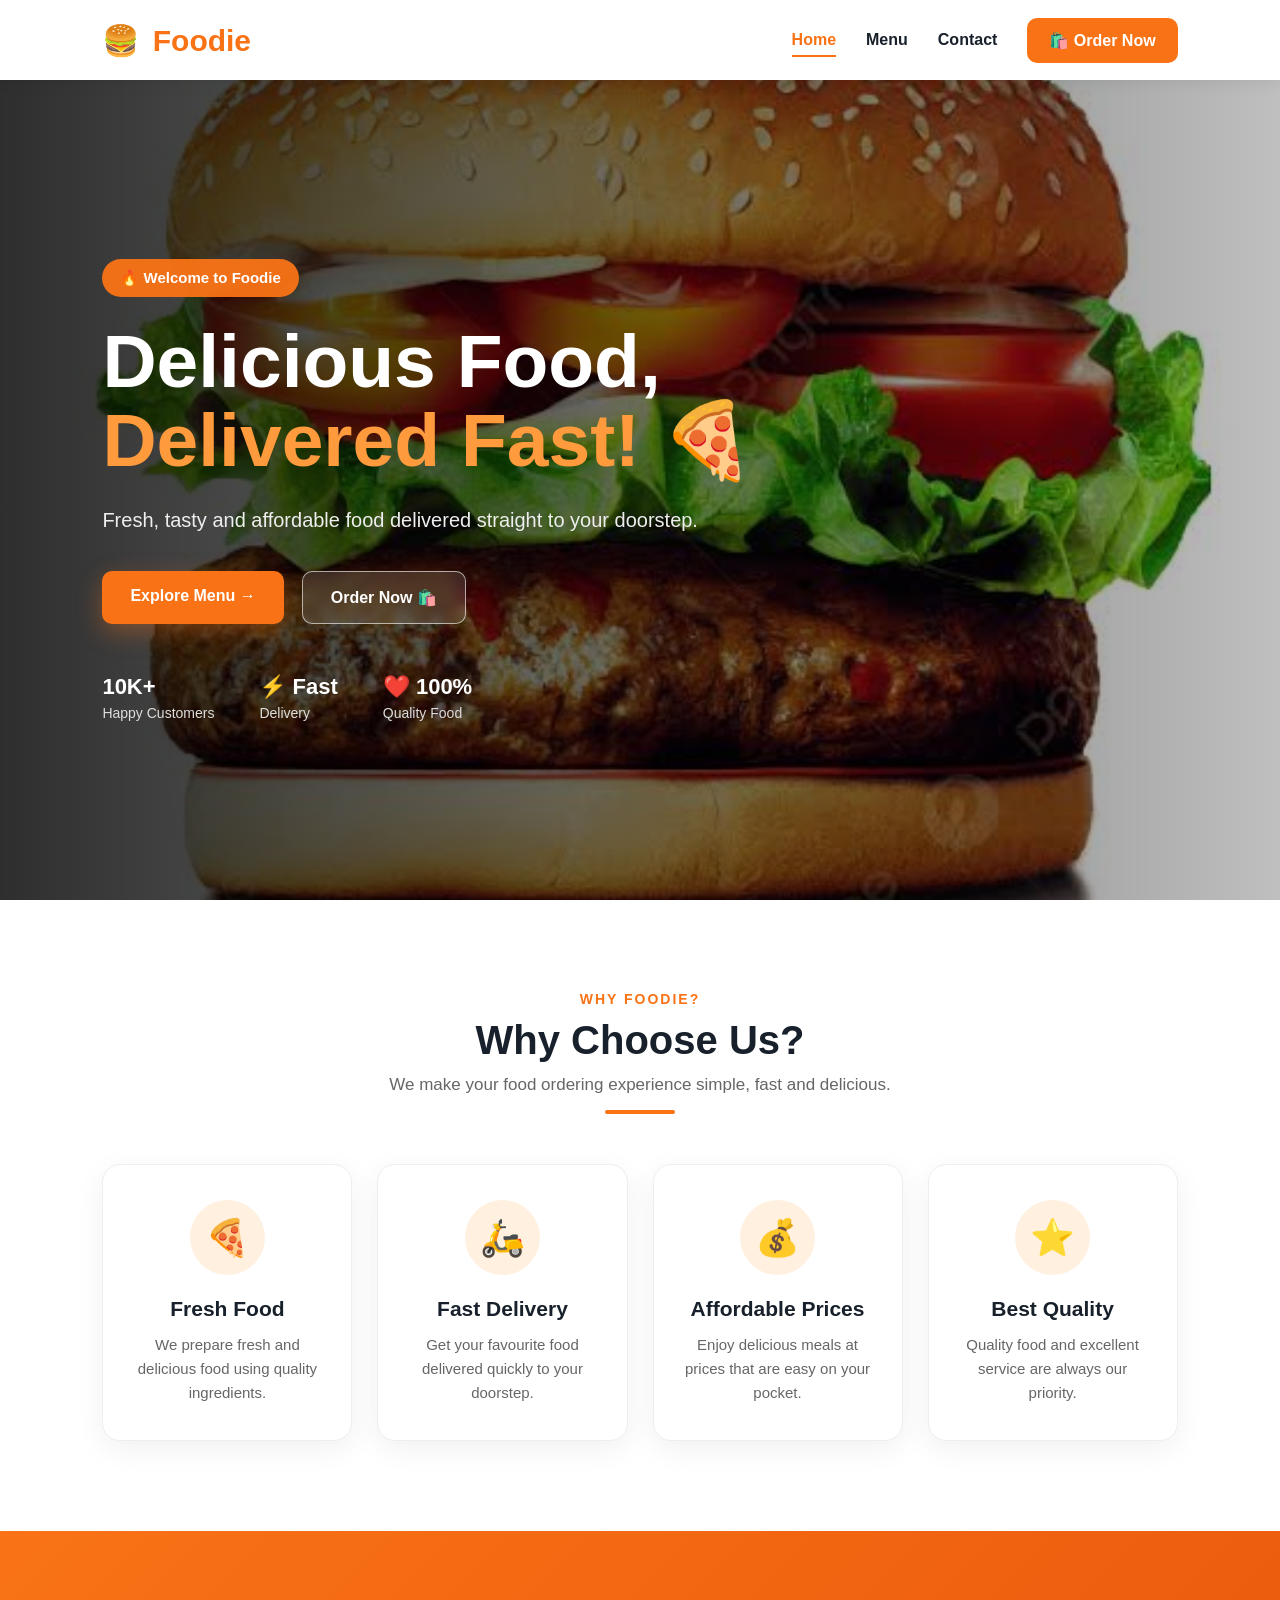
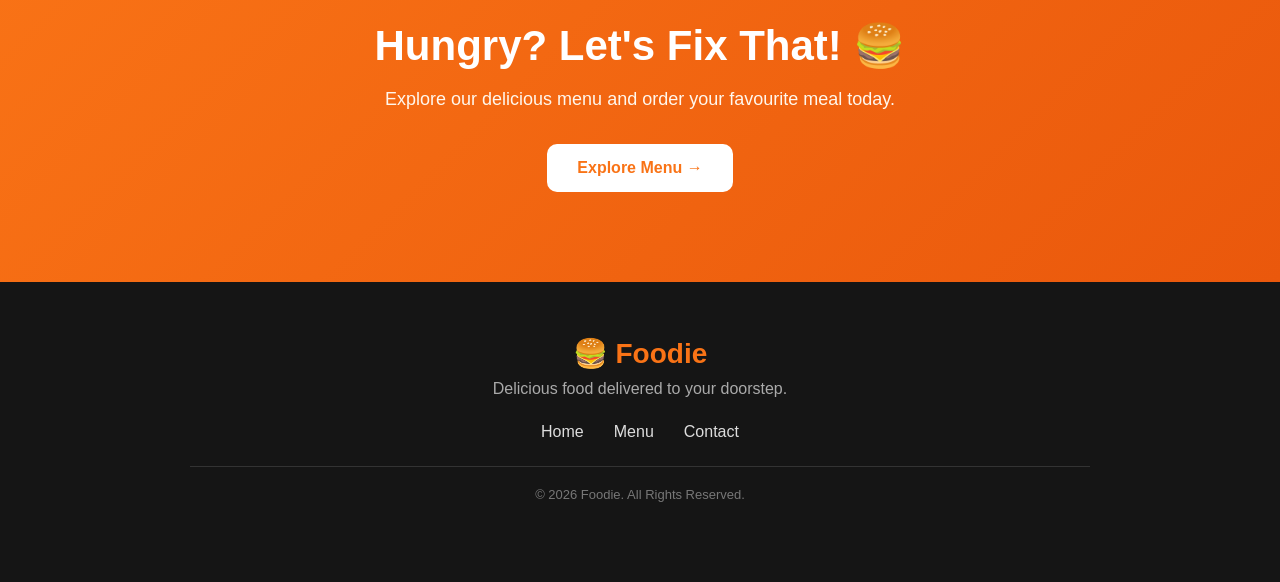
<file: index.html>
<!DOCTYPE html>
<html lang="en">

<head>
    <meta charset="UTF-8">
    <meta name="viewport" content="width=device-width, initial-scale=1.0">

    <title>Foodie - Delicious Food Delivered</title>

    <link rel="stylesheet" href="style.css">
</head>

<body>

    <!-- =========================
         NAVIGATION BAR
    ========================== -->

    <nav class="navbar">

        <div class="logo">
            🍔 <span>Foodie</span>
        </div>

        <div class="nav-links">

            <a href="index.html" class="active">Home</a>

            <a href="menu.html">Menu</a>

            <a href="contact.html">Contact</a>

            <a href="menu.html" class="order-btn">
                🛍️ Order Now
            </a>

        </div>

    </nav>


    <!-- =========================
         HERO SECTION
    ========================== -->

    <section class="hero">

        <div class="hero-overlay"></div>

        <div class="hero-content">

            <div class="hero-text">

                <div class="welcome-text">
                    🔥 Welcome to Foodie
                </div>

                <h1>
                    Delicious Food,
                    <br>
                    <span>Delivered Fast! 🍕</span>
                </h1>

                <p>
                    Fresh, tasty and affordable food delivered
                    straight to your doorstep.
                </p>

                <div class="hero-buttons">

                    <a href="menu.html" class="explore-btn">
                        Explore Menu →
                    </a>

                    <a href="menu.html" class="second-btn">
                        Order Now 🛍️
                    </a>

                </div>


                <!-- STATS -->

                <div class="stats">

                    <div class="stat">
                        <strong>10K+</strong>
                        <small>Happy Customers</small>
                    </div>

                    <div class="stat">
                        <strong>⚡ Fast</strong>
                        <small>Delivery</small>
                    </div>

                    <div class="stat">
                        <strong>❤️ 100%</strong>
                        <small>Quality Food</small>
                    </div>

                </div>

            </div>

        </div>

    </section>


    <!-- =========================
         WHY CHOOSE US
    ========================== -->

    <section class="features">

        <div class="section-title">

            <span>WHY FOODIE?</span>

            <h2>
                Why Choose Us?
            </h2>

            <p>
                We make your food ordering experience
                simple, fast and delicious.
            </p>

            <div class="underline"></div>

        </div>


        <div class="feature-container">


            <!-- CARD 1 -->

            <div class="feature-card">

                <div class="feature-icon">
                    🍕
                </div>

                <h3>
                    Fresh Food
                </h3>

                <p>
                    We prepare fresh and delicious
                    food using quality ingredients.
                </p>

            </div>


            <!-- CARD 2 -->

            <div class="feature-card">

                <div class="feature-icon">
                    🛵
                </div>

                <h3>
                    Fast Delivery
                </h3>

                <p>
                    Get your favourite food delivered
                    quickly to your doorstep.
                </p>

            </div>


            <!-- CARD 3 -->

            <div class="feature-card">

                <div class="feature-icon">
                    💰
                </div>

                <h3>
                    Affordable Prices
                </h3>

                <p>
                    Enjoy delicious meals at prices
                    that are easy on your pocket.
                </p>

            </div>


            <!-- CARD 4 -->

            <div class="feature-card">

                <div class="feature-icon">
                    ⭐
                </div>

                <h3>
                    Best Quality
                </h3>

                <p>
                    Quality food and excellent service
                    are always our priority.
                </p>

            </div>

        </div>

    </section>


    <!-- =========================
         CALL TO ACTION
    ========================== -->

    <section class="cta">

        <div class="cta-content">

            <h2>
                Hungry? Let's Fix That! 🍔
            </h2>

            <p>
                Explore our delicious menu and order
                your favourite meal today.
            </p>

            <a href="menu.html" class="cta-btn">
                Explore Menu →
            </a>

        </div>

    </section>


    <!-- =========================
         FOOTER
    ========================== -->

    <footer>

        <div class="footer-content">

            <div class="footer-logo">
                🍔 Foodie
            </div>

            <p>
                Delicious food delivered to your doorstep.
            </p>

            <div class="footer-links">

                <a href="index.html">Home</a>

                <a href="menu.html">Menu</a>

                <a href="contact.html">Contact</a>

            </div>

            <p class="copyright">
                © 2026 Foodie. All Rights Reserved.
            </p>

        </div>

    </footer>

</body>

</html>
</file>
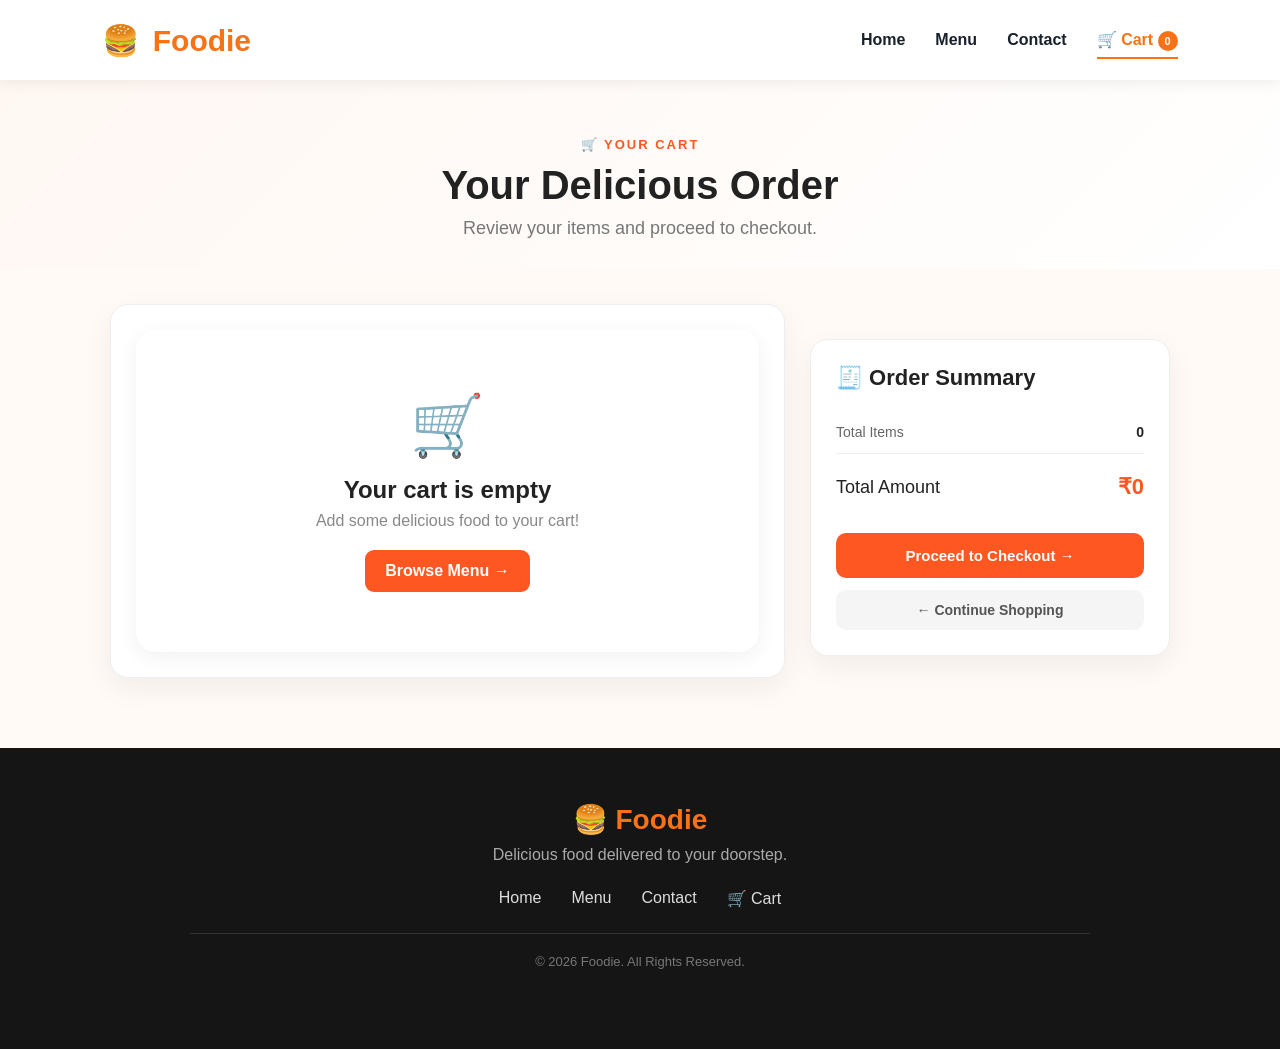
<file: cart.html>
<!DOCTYPE html>
<html lang="en">

<head>

    <meta charset="UTF-8">

    <meta
        name="viewport"
        content="width=device-width, initial-scale=1.0"
    >

    <title>Foodie - Your Cart</title>

    <link rel="stylesheet" href="style.css">

    <style>

        /* ==============================
           CART PAGE
        ============================== */

        .cart-header {
            text-align: center;
            padding: 55px 20px 30px;
            background: linear-gradient(
                135deg,
                #fff7f2,
                #ffffff
            );
        }

        .cart-header span {
            color: #ff5722;
            font-size: 13px;
            font-weight: 800;
            letter-spacing: 2px;
        }

        .cart-header h1 {
            margin: 10px 0;
            font-size: 40px;
            color: #222;
        }

        .cart-header p {
            color: #777;
            margin: 0;
        }


        /* ==============================
           CART SECTION
        ============================== */

        .cart-section {
            max-width: 1100px;
            margin: 0 auto;
            padding: 35px 20px 70px;

            display: grid;
            grid-template-columns: 1.5fr 0.8fr;
            gap: 25px;

            align-items: start;
        }


        /* ==============================
           CART ITEMS
        ============================== */

        .cart-items-container {
            background: white;
            border: 1px solid #eeeeee;
            border-radius: 18px;
            padding: 25px;

            box-shadow:
                0 10px 30px
                rgba(0, 0, 0, 0.06);
        }

        .cart-items {
            width: 100%;
        }

        .cart-item {
            display: grid;

            grid-template-columns:
                80px
                1fr
                auto
                auto
                auto;

            align-items: center;

            gap: 15px;

            padding: 16px 0;

            border-bottom: 1px solid #eeeeee;
        }

        .cart-item:last-child {
            border-bottom: none;
        }

        .cart-item img {
            width: 80px;
            height: 80px;

            object-fit: cover;

            border-radius: 12px;

            background: #f5f5f5;
        }


        /* ==============================
           ITEM INFORMATION
        ============================== */

        .cart-item-info {
            min-width: 0;
        }

        .cart-item-info h3 {
            margin: 0 0 6px;

            color: #222;

            font-size: 17px;
        }

        .cart-item-info p {
            margin: 0;

            color: #888;

            font-size: 13px;
        }


        /* ==============================
           QUANTITY
        ============================== */

        .quantity-controls {
            display: flex;

            align-items: center;

            gap: 8px;
        }

        .quantity-controls button {
            width: 30px;
            height: 30px;

            border: none;

            border-radius: 7px;

            background: #fff1eb;

            color: #ff5722;

            font-size: 18px;

            font-weight: 700;

            cursor: pointer;

            transition: 0.2s;
        }

        .quantity-controls button:hover {
            background: #ff5722;
            color: white;
        }

        .quantity-controls span {
            min-width: 22px;

            text-align: center;

            font-weight: 700;

            color: #333;
        }


        /* ==============================
           ITEM TOTAL
        ============================== */

        .item-total {
            font-size: 16px;

            font-weight: 800;

            color: #222;

            white-space: nowrap;
        }


        /* ==============================
           REMOVE BUTTON
        ============================== */

        .remove-btn {
            border: none;

            background: #ffe9e9;

            color: #e53935;

            width: 34px;
            height: 34px;

            border-radius: 8px;

            cursor: pointer;

            transition: 0.2s;
        }

        .remove-btn:hover {
            background: #e53935;

            color: white;
        }


        /* ==============================
           EMPTY CART
        ============================== */

        .empty-cart {
            text-align: center;

            padding: 60px 20px;
        }

        .empty-cart-icon {
            font-size: 60px;

            margin-bottom: 15px;
        }

        .empty-cart h2 {
            margin: 0 0 8px;

            color: #222;
        }

        .empty-cart p {
            margin: 0;

            color: #888;
        }

        .empty-cart a {
            display: inline-block;

            margin-top: 20px;

            padding: 12px 20px;

            background: #ff5722;

            color: white;

            text-decoration: none;

            border-radius: 9px;

            font-weight: 700;

            transition: 0.2s;
        }

        .empty-cart a:hover {
            background: #e64a19;

            transform: translateY(-2px);
        }


        /* ==============================
           CART SUMMARY
        ============================== */

        .cart-summary {
            background: white;

            border: 1px solid #eeeeee;

            border-radius: 18px;

            padding: 25px;

            box-shadow:
                0 10px 30px
                rgba(0, 0, 0, 0.06);

            position: sticky;

            top: 20px;
        }

        .cart-summary h2 {
            margin: 0 0 20px;

            color: #222;

            font-size: 22px;
        }

        .summary-row {
            display: flex;

            justify-content: space-between;

            align-items: center;

            padding: 13px 0;

            border-bottom: 1px solid #eeeeee;

            color: #666;

            font-size: 14px;
        }

        .summary-row strong {
            color: #222;
        }

        .total-row {
            border-bottom: none;

            padding-top: 20px;

            font-size: 18px;

            color: #222;
        }

        .total-row strong {
            color: #ff5722;

            font-size: 22px;
        }


        /* ==============================
           CHECKOUT BUTTON
        ============================== */

        .checkout-btn {
            display: block;

            width: 100%;

            box-sizing: border-box;

            margin-top: 20px;

            padding: 14px;

            background: #ff5722;

            color: white;

            text-align: center;

            text-decoration: none;

            border-radius: 10px;

            font-size: 15px;

            font-weight: 700;

            transition: 0.2s;
        }

        .checkout-btn:hover {
            background: #e64a19;

            transform: translateY(-2px);
        }


        /* ==============================
           CONTINUE SHOPPING
        ============================== */

        .continue-btn {
            display: block;

            margin-top: 12px;

            padding: 12px;

            text-align: center;

            color: #555;

            background: #f5f5f5;

            text-decoration: none;

            border-radius: 10px;

            font-size: 14px;

            font-weight: 600;

            transition: 0.2s;
        }

        .continue-btn:hover {
            background: #eeeeee;
        }


        /* ==============================
           MOBILE
        ============================== */

        @media (max-width: 900px) {

            .cart-section {
                grid-template-columns: 1fr;
            }

            .cart-summary {
                position: static;
            }

        }


        @media (max-width: 650px) {

            .cart-header h1 {
                font-size: 30px;
            }

            .cart-section {
                padding: 25px 12px 50px;
            }

            .cart-items-container {
                padding: 18px;
            }

            .cart-item {

                grid-template-columns:
                    65px
                    1fr
                    auto;

                gap: 10px;

            }

            .cart-item img {
                width: 65px;
                height: 65px;
            }

            .quantity-controls {
                grid-column: 2;
                grid-row: 2;
            }

            .item-total {
                grid-column: 3;
                grid-row: 1;
            }

            .remove-btn {
                grid-column: 3;
                grid-row: 2;
            }

        }

    </style>

</head>


<body>


    <!-- ==============================
         NAVBAR
    ============================== -->

    <nav class="navbar">

        <div class="logo">
            🍔 <span>Foodie</span>
        </div>


        <div class="nav-links">

            <a href="index.html">
                Home
            </a>

            <a href="menu.html">
                Menu
            </a>

            <a href="contact.html">
                Contact
            </a>

            <a
                href="cart.html"
                class="active"
            >
                🛒 Cart
                <span id="cart-count">0</span>
            </a>

        </div>

    </nav>


    <!-- ==============================
         CART HEADER
    ============================== -->

    <section class="cart-header">

        <span>
            🛒 YOUR CART
        </span>

        <h1>
            Your Delicious Order
        </h1>

        <p>
            Review your items and proceed to checkout.
        </p>

    </section>


    <!-- ==============================
         CART
    ============================== -->

    <section class="cart-section">


        <!-- CART ITEMS -->

        <div class="cart-items-container">

            <div
                id="cart-items"
                class="cart-items"
            >

                <!--
                    Cart items will be
                    automatically displayed
                    by script.js
                -->

            </div>

        </div>


        <!-- CART SUMMARY -->

        <div class="cart-summary">

            <h2>
                🧾 Order Summary
            </h2>


            <div class="summary-row">

                <span>
                    Total Items
                </span>

                <strong id="summary-items">
                    0
                </strong>

            </div>


            <div class="summary-row total-row">

                <span>
                    Total Amount
                </span>

                <strong id="cart-total">
                    ₹0
                </strong>

            </div>


            <a
                href="checkout.html"
                class="checkout-btn"
            >
                Proceed to Checkout →
            </a>


            <a
                href="menu.html"
                class="continue-btn"
            >
                ← Continue Shopping
            </a>

        </div>

    </section>


    <!-- ==============================
         FOOTER
    ============================== -->

    <footer>

        <div class="footer-content">

            <div class="footer-logo">
                🍔 Foodie
            </div>

            <p>
                Delicious food delivered to your doorstep.
            </p>


            <div class="footer-links">

                <a href="index.html">
                    Home
                </a>

                <a href="menu.html">
                    Menu
                </a>

                <a href="contact.html">
                    Contact
                </a>

                <a href="cart.html">
                    🛒 Cart
                </a>

            </div>


            <p class="copyright">
                © 2026 Foodie. All Rights Reserved.
            </p>

        </div>

    </footer>


    <!-- ==============================
         CART JAVASCRIPT
    ============================== -->

    <script src="script.js"></script>


    <!-- ==============================
         TOTAL ITEM COUNT
    ============================== -->

    <script>

        function updateCartSummary() {

            const cart = getCart();

            const summaryItems =
                document.getElementById(
                    "summary-items"
                );

            if (!summaryItems) {
                return;
            }

            let totalItems = 0;

            cart.forEach(function(item) {

                totalItems +=
                    Number(item.quantity);

            });

            summaryItems.textContent =
                totalItems;

        }


        document.addEventListener(
            "DOMContentLoaded",
            function() {

                updateCartSummary();

            }
        );

    </script>


</body>

</html>
</file>
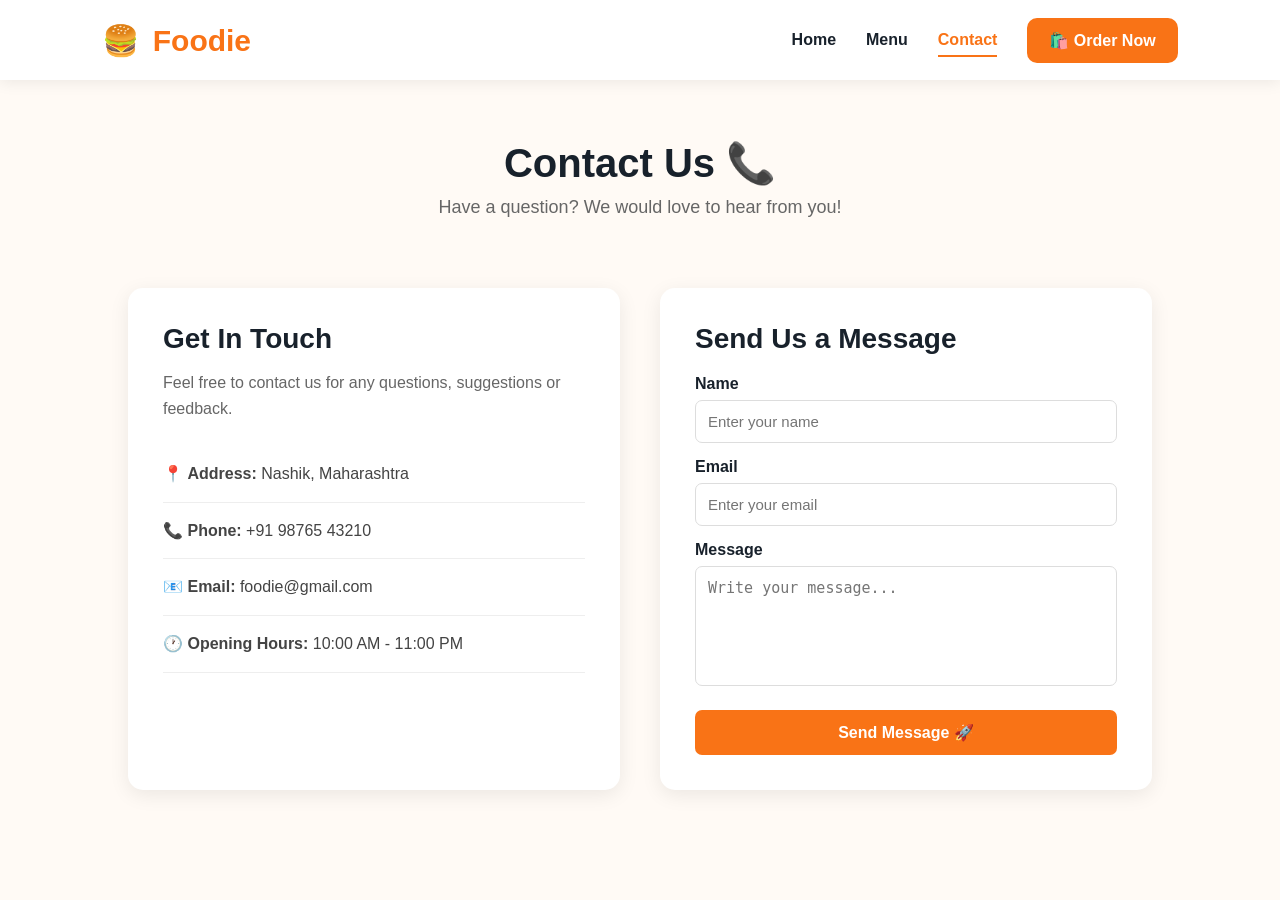
<file: contact.html>
<!DOCTYPE html>
<html lang="en">

<head>
    <meta charset="UTF-8">
    <meta name="viewport" content="width=device-width, initial-scale=1.0">

    <title>Foodie - Contact</title>

    <link rel="stylesheet" href="style.css">
</head>

<body>

    <!-- NAVBAR -->

    <nav class="navbar">

        <div class="logo">
            🍔 <span>Foodie</span>
        </div>

        <div class="nav-links">

            <a href="index.html">Home</a>

            <a href="menu.html">Menu</a>

            <a href="contact.html" class="active">Contact</a>

            <a href="menu.html" class="order-btn">
                🛍️ Order Now
            </a>

        </div>

    </nav>


    <!-- CONTACT HEADER -->

    <section class="contact-header">

        <h1>Contact Us 📞</h1>

        <p>
            Have a question? We would love to hear from you!
        </p>

    </section>


    <!-- CONTACT SECTION -->

    <section class="contact-section">

        <!-- CONTACT INFORMATION -->

        <div class="contact-info">

            <h2>Get In Touch</h2>

            <p>
                Feel free to contact us for any questions,
                suggestions or feedback.
            </p>

            <div class="contact-item">
                📍 <strong>Address:</strong>
                Nashik, Maharashtra
            </div>

            <div class="contact-item">
                📞 <strong>Phone:</strong>
                +91 98765 43210
            </div>

            <div class="contact-item">
                📧 <strong>Email:</strong>
                foodie@gmail.com
            </div>

            <div class="contact-item">
                🕐 <strong>Opening Hours:</strong>
                10:00 AM - 11:00 PM
            </div>

        </div>


        <!-- CONTACT FORM -->

        <div class="contact-form">

            <h2>Send Us a Message</h2>

            <form onsubmit="sendMessage(event)">

                <label>Name</label>

                <input
                    type="text"
                    id="name"
                    placeholder="Enter your name"
                    required
                >


                <label>Email</label>

                <input
                    type="email"
                    id="email"
                    placeholder="Enter your email"
                    required
                >


                <label>Message</label>

                <textarea
                    id="message"
                    placeholder="Write your message..."
                    required
                ></textarea>


                <button type="submit">
                    Send Message 🚀
                </button>

            </form>

        </div>

    </section>


    <!-- JAVASCRIPT -->

    <script src="script.js"></script>

</body>

</html>
</file>
<file: style.css>
/* =====================================================
   FOODIE WEBSITE - PROFESSIONAL CSS
===================================================== */

/* =========================
   GENERAL
========================= */

* {
    margin: 0;
    padding: 0;
    box-sizing: border-box;
}

html {
    scroll-behavior: smooth;
}

body {
    font-family: Arial, sans-serif;
    background-color: #fffaf5;
    color: #18212b;
}


/* =========================
   NAVIGATION BAR
========================= */

.navbar {
    height: 80px;

    background-color: rgba(255, 255, 255, 0.97);

    display: flex;
    align-items: center;
    justify-content: space-between;

    padding: 0 8%;

    position: sticky;
    top: 0;
    z-index: 1000;

    box-shadow: 0 2px 15px rgba(0, 0, 0, 0.08);
}

.logo {
    font-size: 30px;
    font-weight: bold;
    color: #f97316;
    cursor: pointer;
}

.logo span {
    margin-left: 5px;
}

.nav-links {
    display: flex;
    align-items: center;
    gap: 30px;
}

.nav-links a {
    text-decoration: none;
    color: #18212b;
    font-weight: 600;
    position: relative;
    transition: 0.3s;
}

.nav-links a:hover {
    color: #f97316;
}

.nav-links .active {
    color: #f97316;
}

.nav-links .active::after {
    content: "";

    position: absolute;

    width: 100%;
    height: 2px;

    background-color: #f97316;

    left: 0;
    bottom: -8px;
}

.order-btn {
    background-color: #f97316;

    color: white !important;

    padding: 13px 22px;

    border-radius: 10px;

    transition: 0.3s;
}

.order-btn:hover {
    background-color: #ea580c;

    transform: translateY(-3px);

    box-shadow: 0 8px 20px rgba(249, 115, 22, 0.3);
}


/* =====================================================
   HERO SECTION
===================================================== */

.hero {
    min-height: calc(100vh - 80px);

    position: relative;

    display: flex;

    align-items: center;

    padding: 80px 8%;

    /* YOUR ACTUAL BACKGROUND IMAGE */
    background-image: url("images/food.jpg");

    background-size: cover;

    background-position: center;

    background-repeat: no-repeat;

    overflow: hidden;
}


/* DARK OVERLAY */

.hero::before {
    content: "";

    position: absolute;

    top: 0;
    left: 0;

    width: 100%;
    height: 100%;

    background:
        linear-gradient(
            90deg,
            rgba(0, 0, 0, 0.82),
            rgba(0, 0, 0, 0.55),
            rgba(0, 0, 0, 0.25)
        );

    z-index: 1;
}


/* HERO CONTENT */

.hero-content {
    width: 100%;

    max-width: 1200px;

    margin: auto;

    position: relative;

    z-index: 2;
}

.hero-text {
    max-width: 700px;

    color: white;
}


/* WELCOME BADGE */

.welcome-text {
    display: inline-block;

    background-color: rgba(249, 115, 22, 0.95);

    padding: 10px 18px;

    border-radius: 30px;

    font-size: 15px;

    font-weight: bold;

    margin-bottom: 25px;

    animation: fadeDown 0.8s ease;
}


/* HERO HEADING */

.hero-text h1 {
    font-size: clamp(45px, 6vw, 75px);

    line-height: 1.05;

    margin-bottom: 25px;

    color: white;

    animation: popIn 1s ease;
}

.hero-text h1 span {
    color: #ff9a3d;
}


/* HERO PARAGRAPH */

.hero-text p {
    font-size: 20px;

    line-height: 1.6;

    color: #eeeeee;

    max-width: 600px;

    margin-bottom: 35px;

    animation: fadeUp 1.2s ease;
}


/* =====================================================
   HERO BUTTONS
===================================================== */

.hero-buttons {
    display: flex;

    gap: 18px;

    flex-wrap: wrap;

    animation: fadeUp 1.4s ease;
}

.explore-btn {
    background-color: #f97316;

    color: white;

    text-decoration: none;

    padding: 16px 28px;

    border-radius: 10px;

    font-weight: bold;

    font-size: 16px;

    box-shadow:
        0 8px 25px rgba(249, 115, 22, 0.35);

    transition: all 0.3s ease;
}

.explore-btn:hover {
    background-color: #ea580c;

    transform: translateY(-4px);

    box-shadow:
        0 12px 30px rgba(249, 115, 22, 0.45);
}

.second-btn {
    background-color: rgba(255, 255, 255, 0.12);

    color: white;

    text-decoration: none;

    padding: 16px 28px;

    border-radius: 10px;

    border: 1px solid rgba(255, 255, 255, 0.6);

    font-weight: bold;

    font-size: 16px;

    backdrop-filter: blur(5px);

    transition: all 0.3s ease;
}

.second-btn:hover {
    background-color: white;

    color: #f97316;

    transform: translateY(-4px);
}


/* =====================================================
   STATS
===================================================== */

.stats {
    display: flex;

    gap: 45px;

    margin-top: 50px;

    animation: fadeUp 1.6s ease;
}

.stat {
    display: flex;

    flex-direction: column;
}

.stat strong {
    font-size: 22px;

    color: white;

    margin-bottom: 5px;
}

.stat small {
    color: #dddddd;

    font-size: 14px;
}


/* =====================================================
   FEATURES
===================================================== */

.features {
    background-color: #ffffff;

    padding: 90px 8%;

    text-align: center;
}

.section-title span {
    color: #f97316;

    font-size: 14px;

    font-weight: bold;

    letter-spacing: 2px;
}

.section-title h2 {
    font-size: 40px;

    margin-top: 10px;

    margin-bottom: 12px;
}

.section-title p {
    color: #666;

    font-size: 17px;

    margin-bottom: 15px;
}

.underline {
    width: 70px;

    height: 4px;

    background-color: #f97316;

    margin: 15px auto 50px;

    border-radius: 5px;
}

.feature-container {
    display: grid;

    grid-template-columns:
        repeat(4, 1fr);

    gap: 25px;

    max-width: 1200px;

    margin: auto;
}

.feature-card {
    background-color: white;

    padding: 35px 25px;

    border-radius: 18px;

    border: 1px solid #eeeeee;

    box-shadow:
        0 8px 30px rgba(0, 0, 0, 0.06);

    transition: all 0.3s ease;
}

.feature-card:hover {
    transform: translateY(-10px);

    box-shadow:
        0 15px 35px rgba(0, 0, 0, 0.12);

    border-color: #f97316;
}

.feature-icon {
    width: 75px;

    height: 75px;

    background-color: #fff0df;

    border-radius: 50%;

    display: flex;

    align-items: center;

    justify-content: center;

    font-size: 36px;

    margin: 0 auto 22px;

    transition: 0.3s;
}

.feature-card:hover .feature-icon {
    transform: scale(1.1) rotate(5deg);
}

.feature-card h3 {
    font-size: 21px;

    margin-bottom: 12px;
}

.feature-card p {
    color: #666;

    line-height: 1.6;

    font-size: 15px;
}


/* =====================================================
   CALL TO ACTION
===================================================== */

.cta {
    padding: 90px 8%;

    background:
        linear-gradient(
            135deg,
            #f97316,
            #ea580c
        );

    text-align: center;

    color: white;
}

.cta-content {
    max-width: 700px;

    margin: auto;
}

.cta h2 {
    font-size: 42px;

    margin-bottom: 15px;
}

.cta p {
    font-size: 18px;

    line-height: 1.6;

    margin-bottom: 30px;

    color: #fff7ed;
}

.cta-btn {
    display: inline-block;

    background-color: white;

    color: #f97316;

    text-decoration: none;

    padding: 15px 30px;

    border-radius: 10px;

    font-weight: bold;

    transition: 0.3s;
}

.cta-btn:hover {
    transform: translateY(-4px);

    box-shadow:
        0 10px 25px rgba(0, 0, 0, 0.2);
}


/* =====================================================
   FOOTER
===================================================== */

footer {
    background-color: #151515;

    color: white;

    padding: 55px 8%;

    text-align: center;
}

.footer-content {
    max-width: 900px;

    margin: auto;
}

.footer-logo {
    font-size: 28px;

    font-weight: bold;

    color: #f97316;

    margin-bottom: 10px;
}

.footer-content > p {
    color: #aaa;

    margin-bottom: 25px;
}

.footer-links {
    display: flex;

    justify-content: center;

    gap: 30px;

    margin-bottom: 25px;
}

.footer-links a {
    color: #ddd;

    text-decoration: none;

    transition: 0.3s;
}

.footer-links a:hover {
    color: #f97316;
}

.copyright {
    border-top: 1px solid #333;

    padding-top: 20px;

    font-size: 13px;

    color: #777 !important;
}


/* =====================================================
   MENU PAGE
===================================================== */

.menu-header {
    text-align: center;

    padding: 60px 20px 30px;
}

.menu-header h1 {
    font-size: 40px;

    margin-bottom: 10px;
}

.menu-header p {
    font-size: 18px;

    color: #666;
}

.menu-section {
    padding: 30px 8% 70px;
}

.food-grid {
    display: grid;

    grid-template-columns:
        repeat(4, 1fr);

    gap: 25px;
}

.food-card {
    background-color: white;

    padding: 25px;

    text-align: center;

    border-radius: 15px;

    box-shadow:
        0 5px 20px rgba(0, 0, 0, 0.08);

    transition: 0.3s;
}

.food-card:hover {
    transform: translateY(-8px);

    box-shadow:
        0 15px 30px rgba(0, 0, 0, 0.12);
}

.food-picture {
    height: 160px;

    display: flex;

    align-items: center;

    justify-content: center;

    background-color: #fff3e6;

    border-radius: 12px;

    font-size: 90px;

    margin-bottom: 20px;

    overflow: hidden;
}

.food-picture img {
    width: 100%;

    height: 100%;

    object-fit: cover;
}

.food-card h2 {
    font-size: 21px;

    margin-bottom: 10px;
}

.food-card p {
    color: #666;

    line-height: 1.5;

    min-height: 70px;
}

.food-card h3 {
    color: #f97316;

    font-size: 23px;

    margin: 15px 0;
}

.food-card button {
    border: none;

    background-color: #f97316;

    color: white;

    padding: 12px 25px;

    border-radius: 7px;

    font-size: 16px;

    font-weight: bold;

    cursor: pointer;

    transition: 0.3s;
}

.food-card button:hover {
    background-color: #ea580c;

    transform: translateY(-2px);
}


/* =====================================================
   CONTACT PAGE
===================================================== */

.contact-header {
    text-align: center;

    padding: 60px 20px 30px;
}

.contact-header h1 {
    font-size: 40px;

    margin-bottom: 10px;
}

.contact-header p {
    font-size: 18px;

    color: #666;
}

.contact-section {
    display: grid;

    grid-template-columns: 1fr 1fr;

    gap: 40px;

    padding: 40px 10% 80px;
}

.contact-info {
    background-color: white;

    padding: 35px;

    border-radius: 15px;

    box-shadow:
        0 5px 20px rgba(0, 0, 0, 0.08);
}

.contact-info h2 {
    font-size: 28px;

    margin-bottom: 15px;
}

.contact-info p {
    color: #666;

    line-height: 1.6;

    margin-bottom: 25px;
}

.contact-item {
    padding: 15px 0;

    border-bottom: 1px solid #eee;

    color: #444;

    line-height: 1.6;
}

.contact-form {
    background-color: white;

    padding: 35px;

    border-radius: 15px;

    box-shadow:
        0 5px 20px rgba(0, 0, 0, 0.08);
}

.contact-form h2 {
    font-size: 28px;

    margin-bottom: 20px;
}

.contact-form label {
    display: block;

    margin-top: 15px;

    margin-bottom: 7px;

    font-weight: bold;
}

.contact-form input,
.contact-form textarea {
    width: 100%;

    padding: 12px;

    border: 1px solid #ddd;

    border-radius: 7px;

    font-size: 15px;
}

.contact-form textarea {
    height: 120px;

    resize: none;
}

.contact-form input:focus,
.contact-form textarea:focus {
    outline: none;

    border-color: #f97316;
}

.contact-form button {
    width: 100%;

    margin-top: 20px;

    padding: 13px;

    border: none;

    border-radius: 7px;

    background-color: #f97316;

    color: white;

    font-size: 16px;

    font-weight: bold;

    cursor: pointer;
}

.contact-form button:hover {
    background-color: #ea580c;
}


/* =====================================================
   ANIMATIONS
===================================================== */

@keyframes popIn {

    0% {
        opacity: 0;

        transform:
            scale(0.7)
            translateY(40px);
    }

    70% {
        transform:
            scale(1.05)
            translateY(0);
    }

    100% {
        opacity: 1;

        transform:
            scale(1)
            translateY(0);
    }
}

@keyframes fadeUp {

    0% {
        opacity: 0;

        transform:
            translateY(35px);
    }

    100% {
        opacity: 1;

        transform:
            translateY(0);
    }
}

@keyframes fadeDown {

    0% {
        opacity: 0;

        transform:
            translateY(-25px);
    }

    100% {
        opacity: 1;

        transform:
            translateY(0);
    }
}


/* =====================================================
   TABLET
===================================================== */

@media (max-width: 900px) {

    .navbar {
        padding: 15px 5%;

        height: auto;

        flex-direction: column;

        gap: 18px;
    }

    .nav-links {
        gap: 18px;

        flex-wrap: wrap;

        justify-content: center;
    }

    .hero {
        min-height: calc(100vh - 120px);

        padding: 70px 6%;

        text-align: center;
    }

    .hero-text {
        max-width: 100%;
    }

    .hero-text p {
        margin-left: auto;

        margin-right: auto;
    }

    .hero-buttons {
        justify-content: center;
    }

    .stats {
        justify-content: center;

        gap: 25px;

        flex-wrap: wrap;
    }

    .feature-container {
        grid-template-columns:
            repeat(2, 1fr);
    }

    .food-grid {
        grid-template-columns:
            repeat(2, 1fr);
    }

    .contact-section {
        grid-template-columns: 1fr;

        padding: 30px 5%;
    }
}


/* =====================================================
   MOBILE
===================================================== */

@media (max-width: 600px) {

    .navbar {
        padding: 15px 4%;
    }

    .logo {
        font-size: 26px;
    }

    .nav-links {
        gap: 12px;

        font-size: 14px;
    }

    .order-btn {
        padding: 10px 15px;
    }

    .hero {
        padding: 60px 5%;
    }

    .hero-text h1 {
        font-size: 42px;
    }

    .hero-text p {
        font-size: 17px;
    }

    .hero-buttons {
        flex-direction: column;

        align-items: center;
    }

    .explore-btn,
    .second-btn {
        width: 100%;

        max-width: 280px;

        text-align: center;
    }

    .stats {
        gap: 20px;
    }

    .stat strong {
        font-size: 18px;
    }

    .feature-container {
        grid-template-columns: 1fr;
    }

    .features {
        padding: 70px 5%;
    }

    .section-title h2 {
        font-size: 32px;
    }

    .food-grid {
        grid-template-columns: 1fr;
    }

    .menu-header h1 {
        font-size: 34px;
    }

    .cta {
        padding: 70px 5%;
    }

    .cta h2 {
        font-size: 32px;
    }

    .footer-links {
        gap: 18px;

        flex-wrap: wrap;
    }
}
/* =====================================================
   PROFESSIONAL MENU IMAGES
===================================================== */

.menu-header {
    background: linear-gradient(
        135deg,
        #fff7ed,
        #ffedd5
    );

    padding: 70px 20px 45px;

    text-align: center;
}

.menu-tag {
    display: inline-block;

    color: #f97316;

    font-size: 14px;

    font-weight: bold;

    letter-spacing: 2px;

    margin-bottom: 12px;
}

.menu-header h1 {
    font-size: 45px;

    margin-bottom: 12px;

    color: #18212b;
}

.menu-header p {
    font-size: 18px;

    color: #666;
}

.food-picture {
    height: 210px;

    width: 100%;

    overflow: hidden;

    border-radius: 15px;

    background-color: #fff3e6;

    margin-bottom: 20px;

    position: relative;
}

.food-picture img {
    width: 100%;

    height: 100%;

    object-fit: cover;

    display: block;

    transition: transform 0.5s ease;
}

.food-card:hover .food-picture img {
    transform: scale(1.08);
}

.food-card {
    overflow: hidden;
}

.food-card button {
    cursor: pointer;
}

@media (max-width: 600px) {

    .menu-header h1 {
        font-size: 34px;
    }

    .food-picture {
        height: 220px;
    }

}
/* =====================================================
   CART PAGE
===================================================== */

.cart-link {
    display: flex;
    align-items: center;
    gap: 6px;
}


/* CART COUNT */

#cart-count {

    background-color: #f97316;

    color: white;

    font-size: 11px;

    min-width: 20px;

    height: 20px;

    padding: 2px 6px;

    border-radius: 50px;

    display: inline-flex;

    align-items: center;

    justify-content: center;

}


/* CART HEADER */

.cart-header {

    text-align: center;

    padding: 70px 20px 45px;

    background:
        linear-gradient(
            135deg,
            #fff7ed,
            #ffedd5
        );

}


.cart-header span {

    color: #f97316;

    font-size: 14px;

    font-weight: bold;

    letter-spacing: 2px;

}


.cart-header h1 {

    font-size: 45px;

    margin: 12px 0;

}


.cart-header p {

    color: #666;

    font-size: 18px;

}


/* CART SECTION */

.cart-section {

    max-width: 1100px;

    margin: auto;

    padding: 60px 5% 90px;

}


/* CART ITEMS */

.cart-items {

    display: flex;

    flex-direction: column;

    gap: 18px;

}


/* CART ITEM */

.cart-item {

    display: grid;

    grid-template-columns:
        90px
        1fr
        auto
        auto
        auto;

    align-items: center;

    gap: 20px;

    background: white;

    padding: 18px;

    border-radius: 15px;

    box-shadow:
        0 5px 20px rgba(0, 0, 0, 0.07);

}


.cart-item img {

    width: 90px;

    height: 75px;

    object-fit: cover;

    border-radius: 10px;

}


.cart-item-info h3 {

    margin-bottom: 7px;

}


.cart-item-info p {

    color: #777;

    font-size: 14px;

}


/* QUANTITY */

.quantity-controls {

    display: flex;

    align-items: center;

    gap: 12px;

}


.quantity-controls button {

    width: 32px;

    height: 32px;

    border: none;

    border-radius: 7px;

    background-color: #fff0df;

    color: #f97316;

    font-size: 20px;

    font-weight: bold;

    cursor: pointer;

}


.quantity-controls span {

    font-weight: bold;

    min-width: 20px;

    text-align: center;

}


.item-total {

    font-weight: bold;

    color: #f97316;

    font-size: 18px;

}


/* REMOVE */

.remove-btn {

    border: none;

    background: transparent;

    font-size: 20px;

    cursor: pointer;

    transition: 0.2s;

}


.remove-btn:hover {

    transform: scale(1.2);

}


/* CART SUMMARY */

.cart-summary {

    margin-top: 35px;

    background: white;

    padding: 30px;

    border-radius: 15px;

    box-shadow:
        0 5px 20px rgba(0, 0, 0, 0.08);

}


.cart-summary h2 {

    margin-bottom: 20px;

}


.summary-line {

    display: flex;

    justify-content: space-between;

    align-items: center;

    border-top: 1px solid #eee;

    padding-top: 20px;

    font-size: 20px;

}


.summary-line strong {

    color: #f97316;

    font-size: 25px;

}


/* CHECKOUT */

.checkout-btn {

    width: 100%;

    border: none;

    background-color: #f97316;

    color: white;

    padding: 15px;

    border-radius: 9px;

    margin-top: 25px;

    font-size: 17px;

    font-weight: bold;

    cursor: pointer;

    transition: 0.3s;

}


.checkout-btn:hover {

    background-color: #ea580c;

    transform: translateY(-2px);

}


/* CONTINUE */

.continue-btn {

    display: block;

    text-align: center;

    margin-top: 15px;

    color: #f97316;

    text-decoration: none;

    font-weight: bold;

}


/* EMPTY CART */

.empty-cart {

    text-align: center;

    padding: 70px 20px;

    background: white;

    border-radius: 20px;

    box-shadow:
        0 5px 20px rgba(0, 0, 0, 0.06);

}


.empty-cart-icon {

    font-size: 70px;

    margin-bottom: 20px;

}


.empty-cart h2 {

    margin-bottom: 10px;

}


.empty-cart p {

    color: #777;

    margin-bottom: 25px;

}


.empty-cart a {

    display: inline-block;

    background-color: #f97316;

    color: white;

    text-decoration: none;

    padding: 13px 25px;

    border-radius: 8px;

    font-weight: bold;

}


/* =====================================================
   CART MOBILE
===================================================== */

@media (max-width: 700px) {

    .cart-header h1 {

        font-size: 34px;

    }


    .cart-item {

        grid-template-columns:
            70px
            1fr;

        gap: 15px;

    }


    .cart-item img {

        width: 70px;

        height: 65px;

    }


    .quantity-controls {

        grid-column: 2;

    }


    .item-total {

        grid-column: 2;

    }


    .remove-btn {

        position: absolute;

        right: 25px;

    }

}
/* =====================================================
   PROFESSIONAL CHECKOUT PAGE
===================================================== */

.checkout-section {

    max-width: 1150px;

    margin: auto;

    padding: 60px 5% 90px;

    display: grid;

    grid-template-columns: 1.2fr 0.8fr;

    gap: 35px;

    align-items: start;

}


/* =========================
   CHECKOUT FORM
========================= */

.checkout-form-card {

    background: white;

    padding: 35px;

    border-radius: 20px;

    box-shadow:
        0 10px 35px rgba(0, 0, 0, 0.08);

}


.checkout-form-card h2 {

    font-size: 27px;

    margin-bottom: 8px;

}


.form-description {

    color: #777;

    margin-bottom: 25px;

    line-height: 1.5;

}


/* LABELS */

.checkout-form-card label {

    display: block;

    margin-top: 18px;

    margin-bottom: 7px;

    font-weight: bold;

    color: #333;

}


.optional {

    font-size: 12px;

    color: #999;

    font-weight: normal;

}


/* INPUTS */

.checkout-form-card input,
.checkout-form-card textarea {

    width: 100%;

    padding: 13px 15px;

    border: 1px solid #ddd;

    border-radius: 9px;

    font-size: 15px;

    font-family: Arial, sans-serif;

    transition: 0.3s;

}


.checkout-form-card textarea {

    height: 100px;

    resize: vertical;

}


.checkout-form-card input:focus,
.checkout-form-card textarea:focus {

    outline: none;

    border-color: #f97316;

    box-shadow:
        0 0 0 3px rgba(249, 115, 22, 0.1);

}


/* =========================
   PLACE ORDER BUTTON
========================= */

.place-order-btn {

    width: 100%;

    margin-top: 25px;

    padding: 15px;

    border: none;

    border-radius: 10px;

    background-color: #25D366;

    color: white;

    font-size: 17px;

    font-weight: bold;

    cursor: pointer;

    transition: 0.3s;

}


.place-order-btn:hover {

    background-color: #1ebe5d;

    transform: translateY(-2px);

}


/* =========================
   ORDER SUMMARY
========================= */

.checkout-summary {

    background: white;

    padding: 30px;

    border-radius: 20px;

    box-shadow:
        0 10px 35px rgba(0, 0, 0, 0.08);

    position: sticky;

    top: 20px;

}


.checkout-summary h2 {

    font-size: 25px;

    margin-bottom: 20px;

}


/* =========================
   CHECKOUT ITEM
========================= */

.checkout-item {

    display: flex;

    align-items: center;

    gap: 15px;

    padding: 15px 0;

    border-bottom: 1px solid #eee;

}


.checkout-item img {

    width: 70px;

    height: 65px;

    object-fit: cover;

    border-radius: 10px;

}


.checkout-item-info {

    flex: 1;

}


.checkout-item-info h3 {

    font-size: 16px;

    margin-bottom: 5px;

}


.checkout-item-info p {

    color: #777;

    font-size: 13px;

    margin-bottom: 5px;

}


.checkout-item-info strong {

    color: #f97316;

}


/* =========================
   TOTAL
========================= */

.checkout-total {

    display: flex;

    justify-content: space-between;

    align-items: center;

    margin-top: 25px;

    padding-top: 20px;

    border-top: 2px solid #eee;

    font-size: 19px;

}


.checkout-total strong {

    font-size: 25px;

    color: #f97316;

}


/* =========================
   EMPTY CHECKOUT
========================= */

.checkout-empty {

    text-align: center;

    padding: 30px 10px;

}


.checkout-empty div {

    font-size: 50px;

    margin-bottom: 10px;

}


.checkout-empty p {

    color: #777;

    margin-bottom: 15px;

}


.checkout-empty a {

    display: inline-block;

    background-color: #f97316;

    color: white;

    text-decoration: none;

    padding: 10px 18px;

    border-radius: 7px;

}


/* =========================
   CHECKOUT MOBILE
========================= */

@media (max-width: 800px) {

    .checkout-section {

        grid-template-columns: 1fr;

        padding: 40px 5% 70px;

    }


    .checkout-summary {

        position: static;

    }


    .checkout-form-card {

        padding: 25px;

    }

}
/* =====================================================
   ADVANCED MENU - FIX / OVERRIDE
   Added to prevent old CSS conflicts
===================================================== */

.advanced-menu {
    padding-top: 30px;
}

.advanced-menu .food-grid {
    display: grid;
    grid-template-columns: repeat(4, 1fr);
    gap: 25px;
    align-items: stretch;
}

.advanced-menu .advanced-food-card {
    position: relative;
    overflow: hidden;
    padding: 0;
    border-radius: 18px;
    background: #ffffff;
    box-sizing: border-box;
}

.advanced-menu .food-picture {
    position: relative;
    width: 100%;
    height: 220px;
    overflow: hidden;
    border-radius: 18px 18px 0 0;
    background: #f5f5f5;
}

.advanced-menu .food-picture img {
    display: block;
    width: 100%;
    height: 100%;
    object-fit: cover;
    object-position: center;
    margin: 0;
    padding: 0;
}

/* Food badge FIX */

.advanced-menu .food-badge {
    position: absolute;
    top: 14px;
    left: 14px;

    display: inline-block;

    width: auto;
    height: auto;

    padding: 7px 11px;

    background: #ff5a1f;
    color: white;

    font-size: 11px;
    font-weight: 700;
    line-height: 1.2;

    border-radius: 20px;

    z-index: 5;

    box-sizing: border-box;
}

.advanced-menu .food-badge.popular {
    background: #f5a623;
}

.advanced-menu .food-badge.spicy {
    background: #e53935;
}

/* Food card content */

.advanced-menu .food-card-content {
    padding: 18px;
    box-sizing: border-box;
}

.advanced-menu .food-rating {
    display: flex;
    align-items: center;
    gap: 6px;

    margin-bottom: 8px;

    color: #f5a623;
    font-size: 14px;
}

.advanced-menu .food-rating span {
    color: #666;
    font-size: 13px;
    font-weight: 600;
}

.advanced-menu .food-card-content h2 {
    margin: 5px 0 8px;

    font-size: 21px;
    line-height: 1.2;

    color: #222;
}

.advanced-menu .food-card-content p {
    margin: 0 0 15px;

    color: #777;

    font-size: 14px;
    line-height: 1.5;

    min-height: 63px;
}

.advanced-menu .food-bottom {
    display: flex;
    align-items: center;
    justify-content: space-between;

    gap: 10px;
}

.advanced-menu .food-bottom strong {
    font-size: 20px;
    color: #222;
    white-space: nowrap;
}

.advanced-menu .food-bottom button {
    border: none;
    border-radius: 9px;

    padding: 10px 13px;

    background: #ff5722;
    color: white;

    font-size: 13px;
    font-weight: 600;

    cursor: pointer;

    transition: 0.2s ease;
}

.advanced-menu .food-bottom button:hover {
    transform: translateY(-2px);
    background: #e64a19;
}


/* =====================================================
   MENU HEADER
===================================================== */

.advanced-menu-header {
    text-align: center;
    padding: 55px 20px 25px;
}

.advanced-menu-header .menu-tag {
    display: inline-block;

    margin-bottom: 12px;

    font-size: 13px;
    font-weight: 700;

    letter-spacing: 2px;

    color: #ff5722;
}

.advanced-menu-header h1 {
    margin: 0;

    font-size: 42px;
    line-height: 1.2;

    color: #222;
}

.advanced-menu-header h1 span {
    color: #ff5722;
}

.advanced-menu-header p {
    max-width: 650px;

    margin: 12px auto 0;

    color: #777;

    font-size: 15px;
    line-height: 1.6;
}


/* =====================================================
   SEARCH + CATEGORY
===================================================== */

.menu-controls {
    max-width: 1150px;

    margin: 0 auto;
    padding: 10px 20px 30px;

    text-align: center;
}

.search-box {
    display: flex;
    align-items: center;

    max-width: 550px;

    margin: 0 auto 20px;

    padding: 0 16px;

    background: white;

    border: 1px solid #ddd;

    border-radius: 12px;

    box-sizing: border-box;
}

.search-box span {
    font-size: 18px;
}

.search-box input {
    width: 100%;

    border: none;
    outline: none;

    padding: 14px 10px;

    font-size: 14px;

    background: transparent;
}

.category-buttons {
    display: flex;

    justify-content: center;
    flex-wrap: wrap;

    gap: 10px;
}

.category-btn {
    border: 1px solid #ddd;

    background: white;
    color: #555;

    padding: 9px 16px;

    border-radius: 20px;

    cursor: pointer;

    font-size: 13px;

    transition: 0.2s ease;
}

.category-btn:hover,
.category-btn.active-category {
    background: #ff5722;
    color: white;
    border-color: #ff5722;
}


/* =====================================================
   MOBILE RESPONSIVE
===================================================== */

@media (max-width: 1000px) {

    .advanced-menu .food-grid {
        grid-template-columns: repeat(2, 1fr);
    }

}

@media (max-width: 600px) {

    .advanced-menu-header h1 {
        font-size: 30px;
    }

    .advanced-menu .food-grid {
        grid-template-columns: 1fr;
    }

    .advanced-menu .food-picture {
        height: 230px;
    }

    .advanced-menu .food-card-content {
        padding: 16px;
    }

}
/* =====================================================
   FOODIE ADMIN DASHBOARD
===================================================== */

.admin-header {
    text-align: center;
    padding: 55px 20px 30px;
    background: linear-gradient(135deg, #fff7f2, #ffffff);
}

.admin-tag {
    color: #ff5722;
    font-size: 13px;
    font-weight: 800;
    letter-spacing: 2px;
    margin-bottom: 10px;
}

.admin-header h1 {
    margin: 0;
    font-size: 40px;
    color: #222;
}

.admin-header h1 span {
    color: #ff5722;
}

.admin-header p {
    color: #777;
    margin-top: 10px;
}

.admin-container {
    max-width: 1150px;
    margin: 0 auto;
    padding: 30px 20px 70px;
    display: grid;
    grid-template-columns: 1fr 1fr;
    gap: 25px;
}

.admin-card {
    background: #ffffff;
    border: 1px solid #eeeeee;
    border-radius: 18px;
    padding: 28px;
    box-shadow: 0 10px 30px rgba(0,0,0,0.06);
}

.admin-card h2 {
    margin: 0;
    color: #222;
    font-size: 23px;
}

.admin-subtitle {
    color: #888;
    font-size: 14px;
    margin: 7px 0 22px;
}

.form-group {
    margin-bottom: 17px;
}

.form-group label {
    display: block;
    margin-bottom: 7px;
    font-size: 14px;
    font-weight: 700;
    color: #333;
}

.form-group input,
.form-group select,
.form-group textarea {
    width: 100%;
    box-sizing: border-box;
    padding: 12px 13px;
    border: 1px solid #dddddd;
    border-radius: 10px;
    outline: none;
    font-family: inherit;
    font-size: 14px;
    background: #fff;
    transition: 0.2s;
}

.form-group input:focus,
.form-group select:focus,
.form-group textarea:focus {
    border-color: #ff5722;
    box-shadow: 0 0 0 3px rgba(255,87,34,0.1);
}

.form-group textarea {
    resize: vertical;
}

.form-group small {
    display: block;
    margin-top: 6px;
    color: #999;
    font-size: 12px;
}

.admin-submit-btn {
    width: 100%;
    border: none;
    padding: 13px;
    border-radius: 10px;
    background: #ff5722;
    color: white;
    font-size: 15px;
    font-weight: 700;
    cursor: pointer;
    transition: 0.2s;
}

.admin-submit-btn:hover {
    background: #e64a19;
    transform: translateY(-2px);
}

.food-list-header {
    display: flex;
    justify-content: space-between;
    align-items: flex-start;
    gap: 15px;
    margin-bottom: 20px;
}

#food-count {
    background: #fff1eb;
    color: #ff5722;
    padding: 8px 12px;
    border-radius: 20px;
    font-size: 12px;
    font-weight: 700;
    white-space: nowrap;
}

.admin-food-item {
    display: flex;
    justify-content: space-between;
    align-items: center;
    gap: 15px;
    padding: 15px;
    margin-bottom: 12px;
    border: 1px solid #eeeeee;
    border-radius: 12px;
    background: #fafafa;
}

.admin-food-info h3 {
    margin: 0 0 5px;
    color: #222;
    font-size: 16px;
}

.admin-food-info p {
    margin: 0 0 4px;
    color: #ff5722;
    font-weight: 700;
}

.admin-food-info small {
    color: #888;
    text-transform: capitalize;
}

.delete-food-btn {
    border: none;
    background: #ffe9e9;
    color: #e53935;
    padding: 8px 11px;
    border-radius: 8px;
    cursor: pointer;
    font-size: 12px;
    font-weight: 700;
}

.delete-food-btn:hover {
    background: #e53935;
    color: white;
}

.admin-loading {
    text-align: center;
    padding: 35px 10px;
    color: #888;
}


/* MOBILE */
@media (max-width: 800px) {

    .admin-container {
        grid-template-columns: 1fr;
    }

    .admin-header h1 {
        font-size: 30px;
    }

}

@media (max-width: 500px) {

    .admin-container {
        padding: 20px 12px 50px;
    }

    .admin-card {
        padding: 20px;
    }

    .admin-food-item {
        align-items: flex-start;
        flex-direction: column;
    }

    .delete-food-btn {
        width: 100%;
    }
}
/* =====================================
   ADMIN EDIT BUTTON
===================================== */

.edit-food-btn {
    border: none;
    background: #fff4d6;
    color: #b77900;
    padding: 8px 11px;
    border-radius: 8px;
    cursor: pointer;
    font-size: 12px;
    font-weight: 700;
}

.edit-food-btn:hover {
    background: #f5b400;
    color: white;
}
/* =========================================
   MOBILE RESPONSIVE MENU
========================================= */

@media (max-width: 768px) {

    .navbar {
        flex-direction: column;
        gap: 15px;
        padding: 15px;
    }

    .nav-links {
        width: 100%;
        justify-content: center;
        flex-wrap: wrap;
        gap: 8px;
    }

    .nav-links a {
        font-size: 13px;
        padding: 8px 10px;
    }

    .advanced-menu-header {
        padding: 35px 15px 20px;
    }

    .advanced-menu-header h1 {
        font-size: 30px;
    }

    .advanced-menu-header p {
        font-size: 14px;
    }

    .menu-controls {
        padding: 10px 15px 25px;
    }

    .search-box {
        width: 100%;
    }

    .category-buttons {
        gap: 8px;
    }

    .category-btn {
        padding: 8px 12px;
        font-size: 12px;
    }

    .advanced-menu .food-grid {
        grid-template-columns: 1fr;
        gap: 18px;
        padding: 0 15px;
    }

    .advanced-menu .food-picture {
        height: 220px;
    }

    .advanced-menu .food-card-content h2 {
        font-size: 19px;
    }

    .advanced-menu .food-bottom button {
        padding: 10px 12px;
    }
}
/* =========================================
   REVIEWS MODAL
========================================= */

.review-modal {
    display: none;
    position: fixed;
    inset: 0;
    z-index: 9999;
    background: rgba(0, 0, 0, 0.65);
    align-items: center;
    justify-content: center;
    padding: 20px;
}

.review-modal-box {
    position: relative;
    width: 100%;
    max-width: 520px;
    max-height: 85vh;
    overflow-y: auto;
    background: white;
    border-radius: 18px;
    padding: 28px;
    box-sizing: border-box;
    box-shadow: 0 20px 60px rgba(0,0,0,0.25);
}

.close-review-modal {
    position: absolute;
    top: 15px;
    right: 15px;
    border: none;
    background: #f5f5f5;
    width: 35px;
    height: 35px;
    border-radius: 50%;
    cursor: pointer;
    font-size: 18px;
}

#review-food-name {
    margin: 0 45px 20px 0;
    color: #222;
}

#review-list {
    max-height: 250px;
    overflow-y: auto;
}

.review-item {
    padding: 12px;
    margin-bottom: 10px;
    background: #fafafa;
    border-radius: 10px;
    border: 1px solid #eee;
}

.review-item strong {
    color: #f5a623;
}

.review-item p {
    margin: 6px 0 0;
    color: #555;
}

.review-modal-box hr {
    border: none;
    border-top: 1px solid #eee;
    margin: 20px 0;
}

.star-rating {
    display: flex;
    gap: 5px;
    margin: 10px 0 15px;
}

.star-rating button {
    border: none;
    background: transparent;
    font-size: 28px;
    cursor: pointer;
    opacity: 0.4;
}

.star-rating button.selected {
    opacity: 1;
    transform: scale(1.1);
}

#review-comment {
    width: 100%;
    box-sizing: border-box;
    padding: 12px;
    border: 1px solid #ddd;
    border-radius: 10px;
    resize: vertical;
    outline: none;
    font-family: inherit;
}

#review-comment:focus {
    border-color: #ff5722;
}

.submit-review-btn {
    width: 100%;
    margin-top: 15px;
    padding: 13px;
    border: none;
    border-radius: 10px;
    background: #ff5722;
    color: white;
    font-weight: 700;
    cursor: pointer;
}

.submit-review-btn:hover {
    background: #e64a19;
}

.review-btn {
    width: 100%;
    margin-top: 12px;
    padding: 9px;
    border: 1px solid #ff5722;
    border-radius: 9px;
    background: white;
    color: #ff5722;
    font-weight: 600;
    cursor: pointer;
}

.review-btn:hover {
    background: #ff5722;
    color: white;
}

@media (max-width: 600px) {

    .review-modal-box {
        padding: 22px;
    }

    .star-rating button {
        font-size: 24px;
    }

}
</file>
